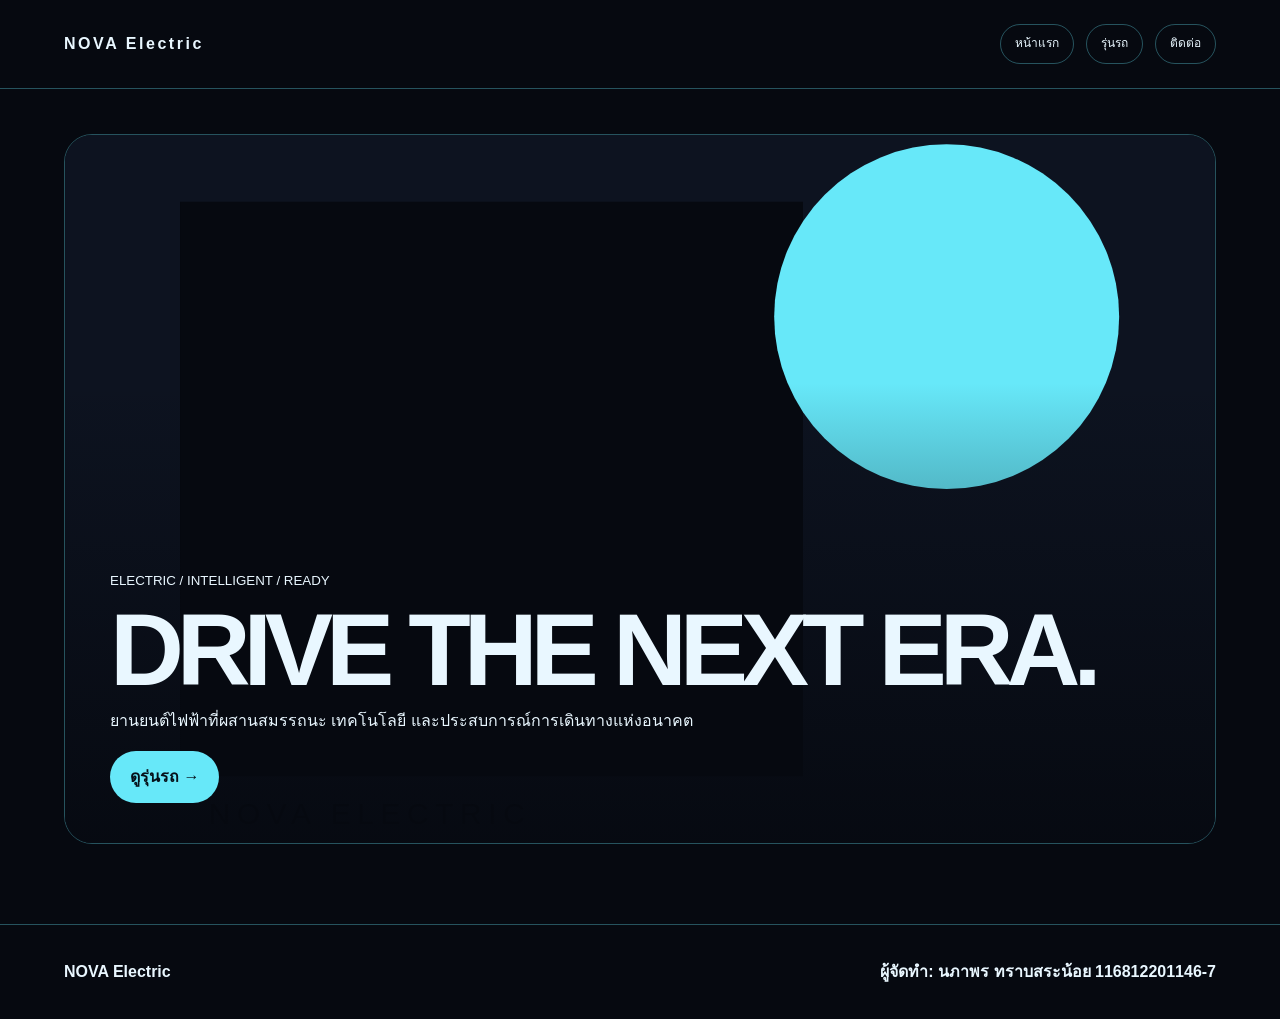
<file: index.html>
<!doctype html>
<html lang="th"><head><meta charset="utf-8"><meta name="viewport" content="width=device-width,initial-scale=1"><title>หน้าแรก | Volt Avenue</title><link rel="stylesheet" href="assets/style.css"></head><body class="futuristic"><header class="header"><nav class="nav container"><a class="brand" href="index.html">NOVA Electric</a><div class="links"><a href="index.html">หน้าแรก</a><a href="models.html">รุ่นรถ</a><a href="contact.html">ติดต่อ</a></div></nav></header><main class="hero"><div class="container hero-card"><img src="images/ev-hero.svg" alt="โชว์รูมรถยนต์ไฟฟ้า"><div class="hero-copy"><small>ELECTRIC / INTELLIGENT / READY</small><h1>DRIVE THE NEXT ERA.</h1><p>ยานยนต์ไฟฟ้าที่ผสานสมรรถนะ เทคโนโลยี และประสบการณ์การเดินทางแห่งอนาคต</p><a class="button" href="models.html">ดูรุ่นรถ →</a></div></div></main><footer class="footer"><div class="container footer-row"><strong>NOVA Electric</strong><span class="footer-student">ผู้จัดทำ: นภาพร ทราบสระน้อย 116812201146-7</span></div></footer></body></html>
</file>
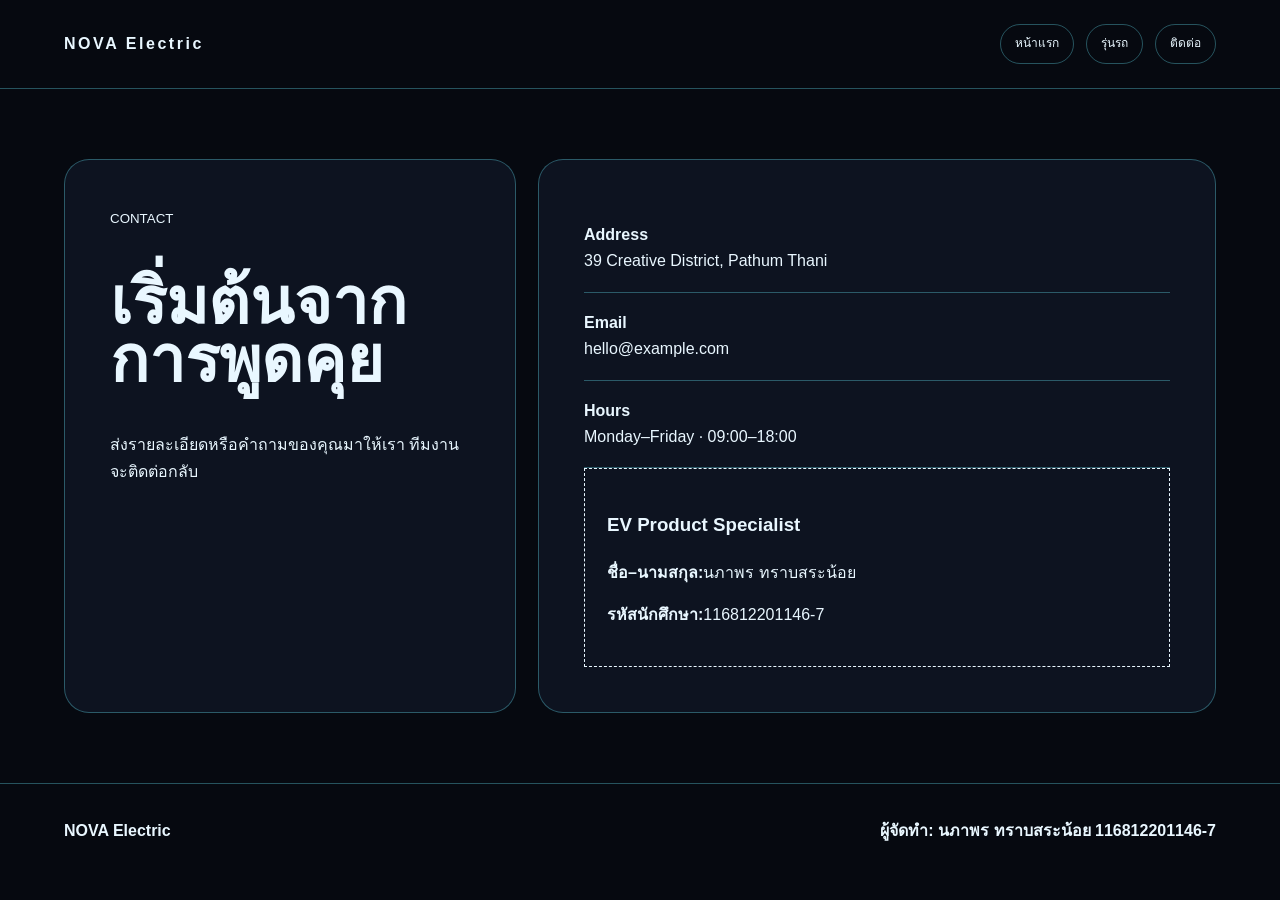
<file: contact.html>
<!doctype html>
<html lang="th"><head><meta charset="utf-8"><meta name="viewport" content="width=device-width,initial-scale=1"><title>ติดต่อ | Volt Avenue</title><link rel="stylesheet" href="assets/style.css"></head><body class="futuristic"><header class="header"><nav class="nav container"><a class="brand" href="index.html">NOVA Electric</a><div class="links"><a href="index.html">หน้าแรก</a><a href="models.html">รุ่นรถ</a><a href="contact.html">ติดต่อ</a></div></nav></header><main class="contact"><div class="container contact-grid"><div><small>CONTACT</small><h1>เริ่มต้นจากการพูดคุย</h1><p>ส่งรายละเอียดหรือคำถามของคุณมาให้เรา ทีมงานจะติดต่อกลับ</p></div><div><div class="detail"><strong>Address</strong><br>39 Creative District, Pathum Thani</div><div class="detail"><strong>Email</strong><br>hello@example.com</div><div class="detail"><strong>Hours</strong><br>Monday–Friday · 09:00–18:00</div><div class="student"><h3>EV Product Specialist</h3><p><strong>ชื่อ–นามสกุล:</strong>นภาพร ทราบสระน้อย</p><p><strong>รหัสนักศึกษา:</strong>116812201146-7</p></div></div></div></main><footer class="footer"><div class="container footer-row"><strong>NOVA Electric</strong><span class="footer-student">ผู้จัดทำ: นภาพร ทราบสระน้อย 116812201146-7</span></div></footer></body></html>
</file>
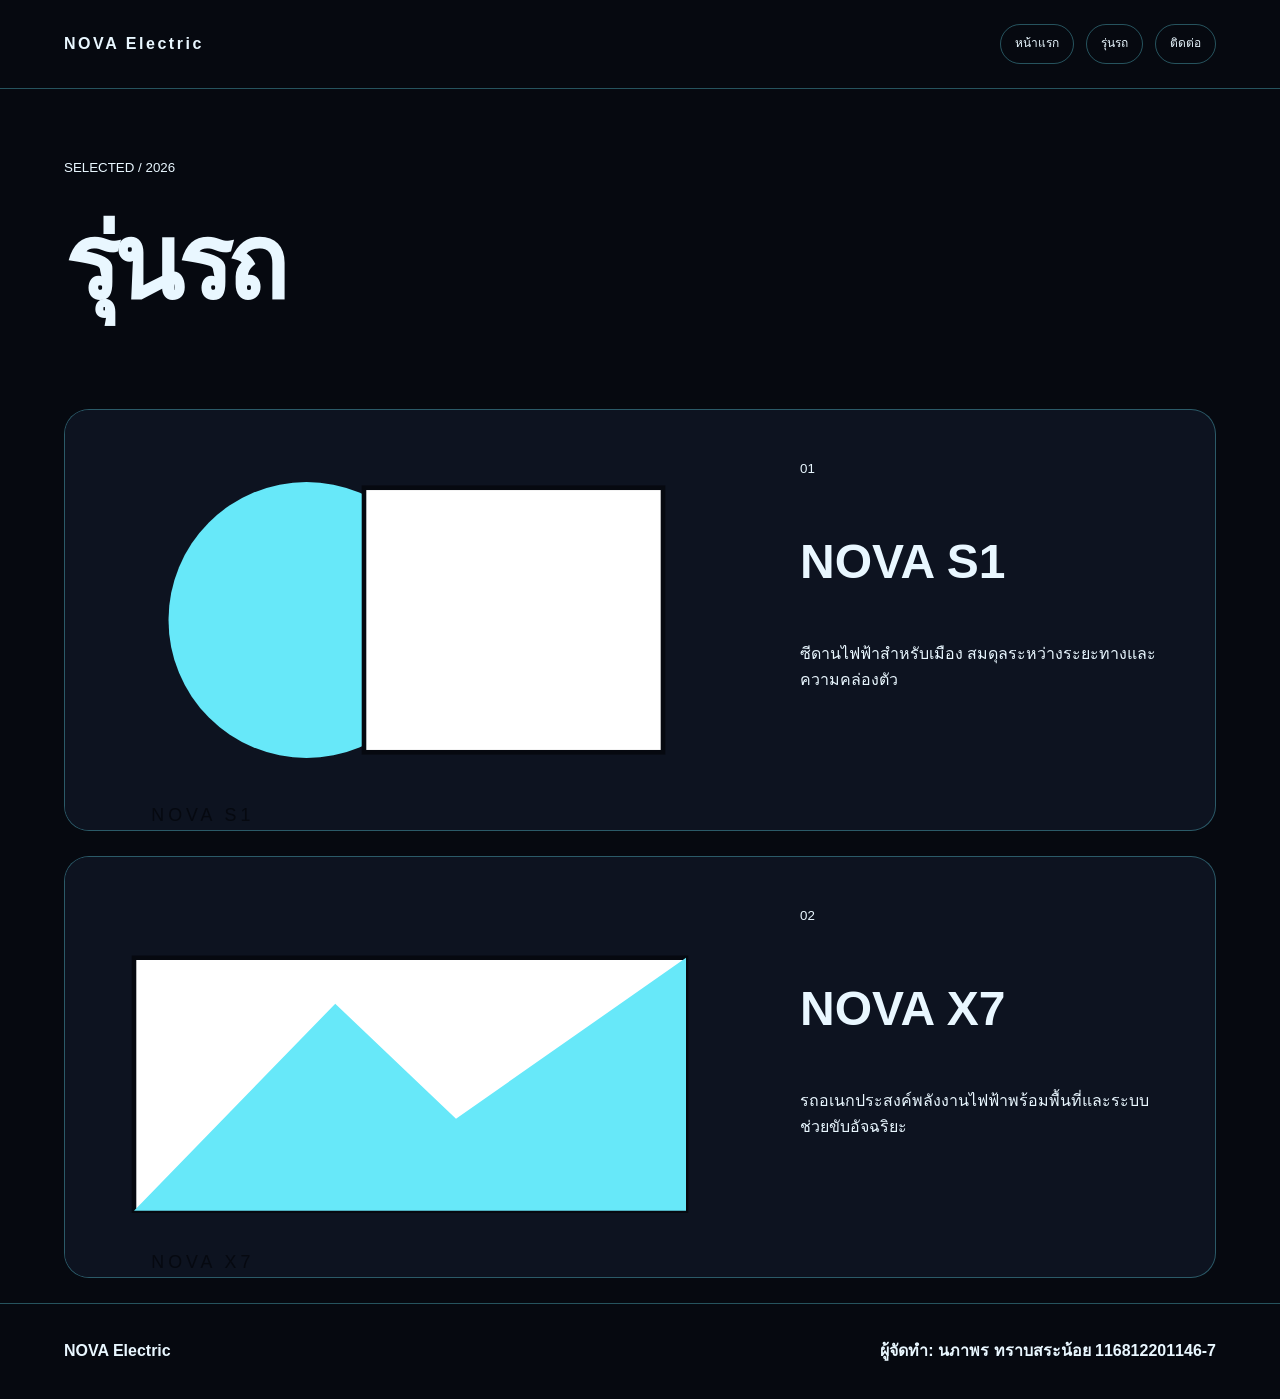
<file: models.html>
<!doctype html>
<html lang="th"><head><meta charset="utf-8"><meta name="viewport" content="width=device-width,initial-scale=1"><title>รุ่นรถ | NOVA Electric</title><link rel="stylesheet" href="assets/style.css"></head><body class="futuristic"><header class="header"><nav class="nav container"><a class="brand" href="drive.html">NOVA Electric</a><div class="links"><a href="index.html">หน้าแรก</a><a href="models.html">รุ่นรถ</a><a href="contact.html">ติดต่อ</a></div></nav></header><main><section class="page-head"><div class="container"><small>SELECTED / 2026</small><h1>รุ่นรถ</h1></div></section><section class="listing"><div class="container"><article class="entry"><img src="images/nova-s1.svg" alt="NOVA S1"><div><small>01</small><h2>NOVA S1</h2><p>ซีดานไฟฟ้าสำหรับเมือง สมดุลระหว่างระยะทางและความคล่องตัว</p></div></article><article class="entry"><img src="images/nova-x7.svg" alt="NOVA X7"><div><small>02</small><h2>NOVA X7</h2><p>รถอเนกประสงค์พลังงานไฟฟ้าพร้อมพื้นที่และระบบช่วยขับอัจฉริยะ</p></div></article></div></section></main><footer class="footer"><div class="container footer-row"><strong>NOVA Electric</strong><span class="footer-student">ผู้จัดทำ: นภาพร ทราบสระน้อย 116812201146-7</span></div></footer></body></html>
</file>
<file: assets/style.css>
*{box-sizing:border-box}body{margin:0;font-family:Arial,"Noto Sans Thai",sans-serif;line-height:1.65}a{color:inherit}.container{width:min(1160px,90%);margin:auto}img{display:block;width:100%;object-fit:cover}.student{padding:22px;border:1px dashed currentColor}.footer-student{font-weight:700}body{background:#060910;color:#e9f7ff}.header{position:relative;z-index:5;border-bottom:1px solid #67e8f955}.nav{height:88px;display:flex;justify-content:space-between;align-items:center}.brand{font-weight:900;letter-spacing:.16em;text-decoration:none}.links{display:flex;gap:12px}.links a{padding:9px 14px;border:1px solid #67e8f955;border-radius:99px;text-decoration:none;font-size:.75rem}.hero{padding:45px 0 80px}.hero-card{position:relative;height:710px;border:1px solid #67e8f955;border-radius:28px;overflow:hidden}.hero-card img{height:100%}.hero-card:after{content:"";position:absolute;inset:0;background:linear-gradient(0deg,#060910e8 0%,transparent 65%)}.hero-copy{position:absolute;z-index:2;left:45px;right:45px;bottom:40px}.hero h1{font-size:clamp(4rem,8vw,8rem);line-height:.82;letter-spacing:-.07em;margin:15px 0}.button{display:inline-block;padding:13px 20px;background:#67e8f9;color:#061019;border-radius:99px;text-decoration:none;font-weight:900}.page-head{padding:65px 0 35px}.page-head h1{font-size:clamp(4rem,8vw,7rem);letter-spacing:-.06em;margin:0}.entry{display:grid;grid-template-columns:1.2fr .8fr;border:1px solid #67e8f955;border-radius:25px;overflow:hidden;margin:25px 0;background:#0d1320}.entry img{height:420px}.entry div{padding:45px}.entry h2{font-size:3rem}.contact{padding:70px 0}.contact-grid{display:grid;grid-template-columns:.8fr 1.2fr;gap:22px}.contact-grid>div{padding:45px;border:1px solid #67e8f955;border-radius:25px;background:#0d1320}.contact h1{font-size:4rem;line-height:.9}.detail{padding:17px 0;border-bottom:1px solid #67e8f955}.footer{padding:34px 0;border-top:1px solid #67e8f955}.footer-row{display:flex;justify-content:space-between}@media(max-width:800px){.nav{height:auto;padding:18px 0;align-items:flex-start;flex-direction:column;display:flex}.links{width:100%;justify-content:space-between;gap:7px}.hero-grid,.collage,.hero-bottom,.entry,.entry:nth-child(even),.contact-grid{grid-template-columns:1fr}.collage{grid-template-rows:auto}.hero-copy{grid-row:auto}.hero img,.entry img{height:380px}.entry:nth-child(even) img{order:0}.entry div{border-left:0}.footer-row{flex-direction:column;gap:15px}.hero-card{height:620px}.hero-card .hero-copy{left:25px;right:25px}.cinematic .header{position:relative}.cinematic .hero{height:auto}.cinematic .hero>img{height:650px}}
</file>
